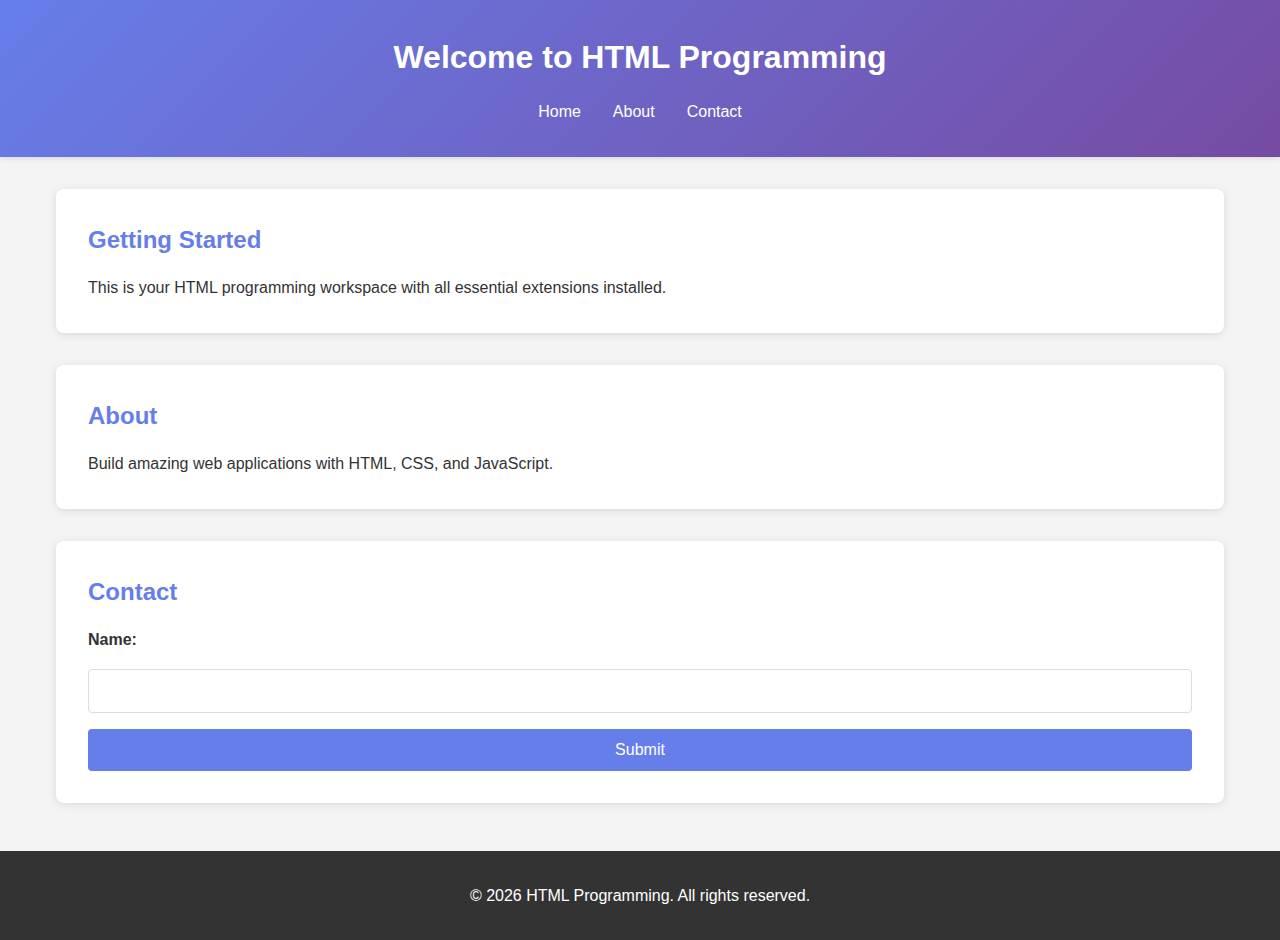
<file: index.html>
<!DOCTYPE html>
<html lang="en">
<head>
    <meta charset="UTF-8">
    <meta name="viewport" content="width=device-width, initial-scale=1.0">
    <title>HTML Programming Project</title>
    <link rel="stylesheet" href="src/styles.css">
</head>
<body>
    <header>
        <h1>Welcome to HTML Programming</h1>
        <nav>
            <ul>
                <li><a href="#home">Home</a></li>
                <li><a href="#about">About</a></li>
                <li><a href="#contact">Contact</a></li>
            </ul>
        </nav>
    </header>

    <main>
        <section id="home">
            <h2>Getting Started</h2>
            <p>This is your HTML programming workspace with all essential extensions installed.</p>
        </section>

        <section id="about">
            <h2>About</h2>
            <p>Build amazing web applications with HTML, CSS, and JavaScript.</p>
        </section>

        <section id="contact">
            <h2>Contact</h2>
            <form>
                <label for="name">Name:</label>
                <input type="text" id="name" name="name" required>
                <button type="submit">Submit</button>
            </form>
        </section>
    </main>

    <footer>
        <p>&copy; 2026 HTML Programming. All rights reserved.</p>
    </footer>

    <script src="src/script.js"></script>
</body>
</html>
</file>
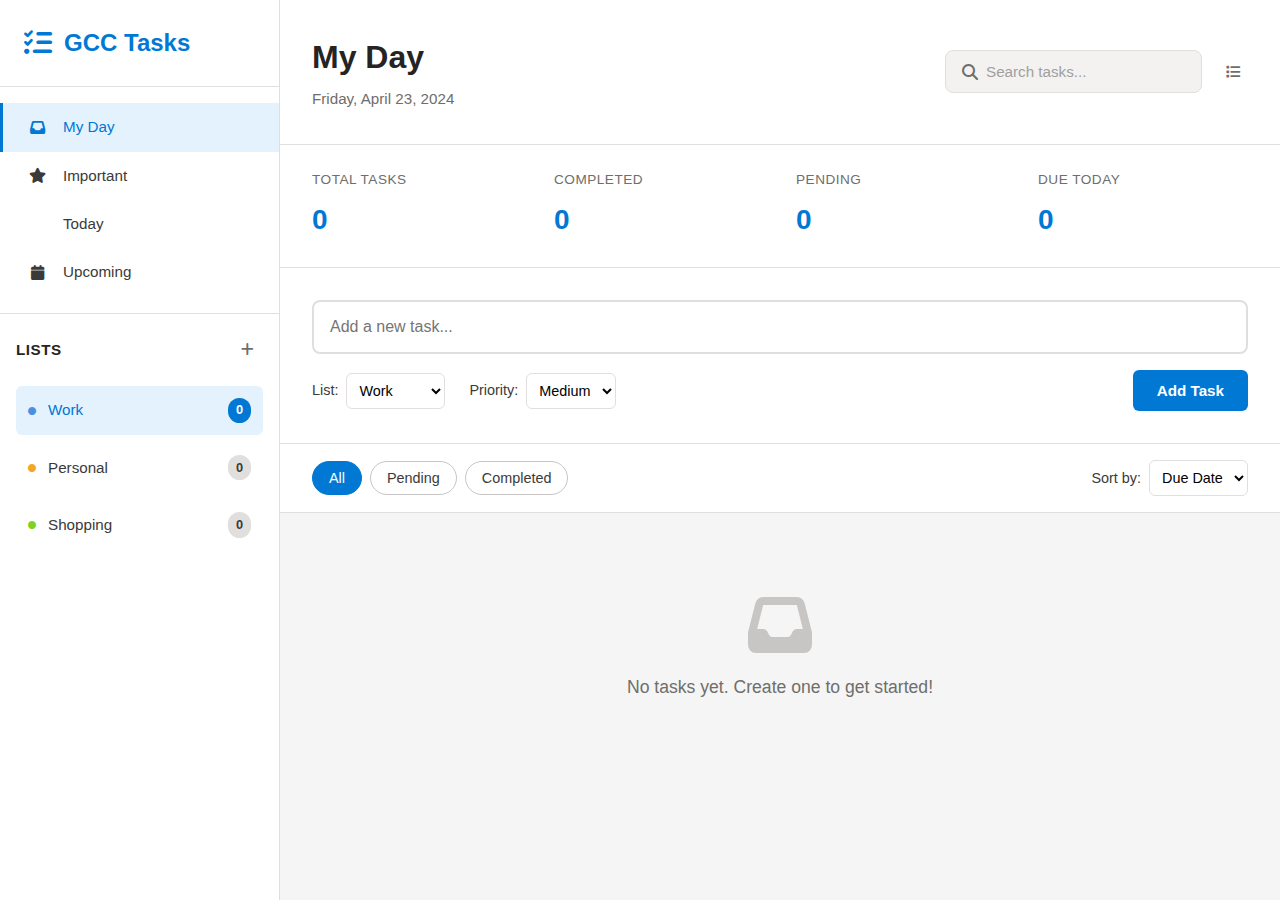
<file: Gcc Dashboard/Gcc Tracker.html>
<!DOCTYPE html>
<html lang="en">
<head>
    <meta charset="UTF-8">
    <meta name="viewport" content="width=device-width, initial-scale=1.0">
    <title>GCC Task Dashboard - Task Manager</title>
    <link rel="stylesheet" href="styles.css">
    <link rel="stylesheet" href="https://cdnjs.cloudflare.com/ajax/libs/font-awesome/6.4.0/css/all.min.css">
</head>
<body>
    <div class="container">
        <!-- Sidebar -->
        <aside class="sidebar">
            <div class="logo">
                <i class="fas fa-tasks"></i>
                <span>GCC Tasks</span>
            </div>
            
            <nav class="sidebar-nav">
                <ul>
                    <li><a href="#" class="nav-link active" data-filter="all"><i class="fas fa-inbox"></i> My Day</a></li>
                    <li><a href="#" class="nav-link" data-filter="important"><i class="fas fa-star"></i> Important</a></li>
                    <li><a href="#" class="nav-link" data-filter="today"><i class="fas fa-calendar-today"></i> Today</a></li>
                    <li><a href="#" class="nav-link" data-filter="upcoming"><i class="fas fa-calendar"></i> Upcoming</a></li>
                </ul>
            </nav>

            <div class="categories-section">
                <div class="section-header">
                    <h3>Lists</h3>
                    <button id="addCategoryBtn" class="btn-icon" title="Add List"><i class="fas fa-plus"></i></button>
                </div>
                <ul id="categoriesList" class="categories-list">
                    <li class="category-item active" data-category="work">
                        <i class="fas fa-circle" style="color: #4A90E2;"></i>
                        <span>Work</span>
                        <span class="task-count">0</span>
                    </li>
                    <li class="category-item" data-category="personal">
                        <i class="fas fa-circle" style="color: #F5A623;"></i>
                        <span>Personal</span>
                        <span class="task-count">0</span>
                    </li>
                    <li class="category-item" data-category="shopping">
                        <i class="fas fa-circle" style="color: #7ED321;"></i>
                        <span>Shopping</span>
                        <span class="task-count">0</span>
                    </li>
                </ul>
            </div>
        </aside>

        <!-- Main Content -->
        <main class="main-content">
            <!-- Header -->
            <header class="dashboard-header">
                <div class="header-left">
                    <h1 id="headerTitle">My Day</h1>
                    <p id="headerSubtitle" class="header-subtitle">Friday, April 23, 2024</p>
                </div>
                <div class="header-right">
                    <div class="search-box">
                        <i class="fas fa-search"></i>
                        <input type="text" id="searchInput" placeholder="Search tasks...">
                    </div>
                    <button id="viewToggle" class="btn-icon" title="Toggle view">
                        <i class="fas fa-list"></i>
                    </button>
                </div>
            </header>

            <!-- Stats Bar -->
            <div class="stats-bar">
                <div class="stat-item">
                    <span class="stat-label">Total Tasks</span>
                    <span class="stat-value" id="totalTasks">0</span>
                </div>
                <div class="stat-item">
                    <span class="stat-label">Completed</span>
                    <span class="stat-value" id="completedTasks">0</span>
                </div>
                <div class="stat-item">
                    <span class="stat-label">Pending</span>
                    <span class="stat-value" id="pendingTasks">0</span>
                </div>
                <div class="stat-item">
                    <span class="stat-label">Due Today</span>
                    <span class="stat-value" id="dueTodayTasks">0</span>
                </div>
            </div>

            <!-- Task Input Section -->
            <div class="task-input-section">
                <input type="text" id="taskInput" placeholder="Add a new task...">
                <div class="task-input-toolbar">
                    <div class="toolbar-left">
                        <div class="category-selector">
                            <label for="categorySelect">List:</label>
                            <select id="categorySelect">
                                <option value="work">Work</option>
                                <option value="personal">Personal</option>
                                <option value="shopping">Shopping</option>
                            </select>
                        </div>
                        <div class="priority-selector">
                            <label for="prioritySelect">Priority:</label>
                            <select id="prioritySelect">
                                <option value="low">Low</option>
                                <option value="medium" selected>Medium</option>
                                <option value="high">High</option>
                            </select>
                        </div>
                    </div>
                    <button id="addTaskBtn" class="btn btn-primary">Add Task</button>
                </div>
            </div>

            <!-- Filter/Sort Bar -->
            <div class="filter-bar">
                <div class="filter-buttons">
                    <button class="filter-btn active" data-filter="all">All</button>
                    <button class="filter-btn" data-filter="pending">Pending</button>
                    <button class="filter-btn" data-filter="completed">Completed</button>
                </div>
                <div class="sort-dropdown">
                    <label for="sortSelect">Sort by:</label>
                    <select id="sortSelect">
                        <option value="date">Due Date</option>
                        <option value="priority">Priority</option>
                        <option value="created">Created</option>
                    </select>
                </div>
            </div>

            <!-- Tasks Container -->
            <div class="tasks-container">
                <div id="tasksEmpty" class="empty-state">
                    <i class="fas fa-inbox"></i>
                    <p>No tasks yet. Create one to get started!</p>
                </div>
                <div id="tasksList" class="tasks-list"></div>
            </div>
        </main>
    </div>

    <!-- Task Modal -->
    <div id="taskModal" class="modal">
        <div class="modal-content">
            <span class="close">&times;</span>
            <h2>Task Details</h2>
            <form id="taskForm">
                <div class="form-group">
                    <label for="taskTitle">Task Title</label>
                    <input type="text" id="taskTitle" required>
                </div>
                <div class="form-group">
                    <label for="taskDescription">Description</label>
                    <textarea id="taskDescription" rows="4"></textarea>
                </div>
                <div class="form-row">
                    <div class="form-group">
                        <label for="taskDueDate">Due Date</label>
                        <input type="date" id="taskDueDate">
                    </div>
                    <div class="form-group">
                        <label for="taskPriority">Priority</label>
                        <select id="taskPriority">
                            <option value="low">Low</option>
                            <option value="medium" selected>Medium</option>
                            <option value="high">High</option>
                        </select>
                    </div>
                </div>
                <div class="form-group">
                    <label for="taskCategory">List</label>
                    <select id="taskCategory">
                        <option value="work">Work</option>
                        <option value="personal">Personal</option>
                        <option value="shopping">Shopping</option>
                    </select>
                </div>
                <div class="form-actions">
                    <button type="button" class="btn btn-secondary" id="cancelBtn">Cancel</button>
                    <button type="submit" class="btn btn-primary">Save Task</button>
                </div>
            </form>
        </div>
    </div>

    <script src="script.js"></script>
</body>
</html>
</file>
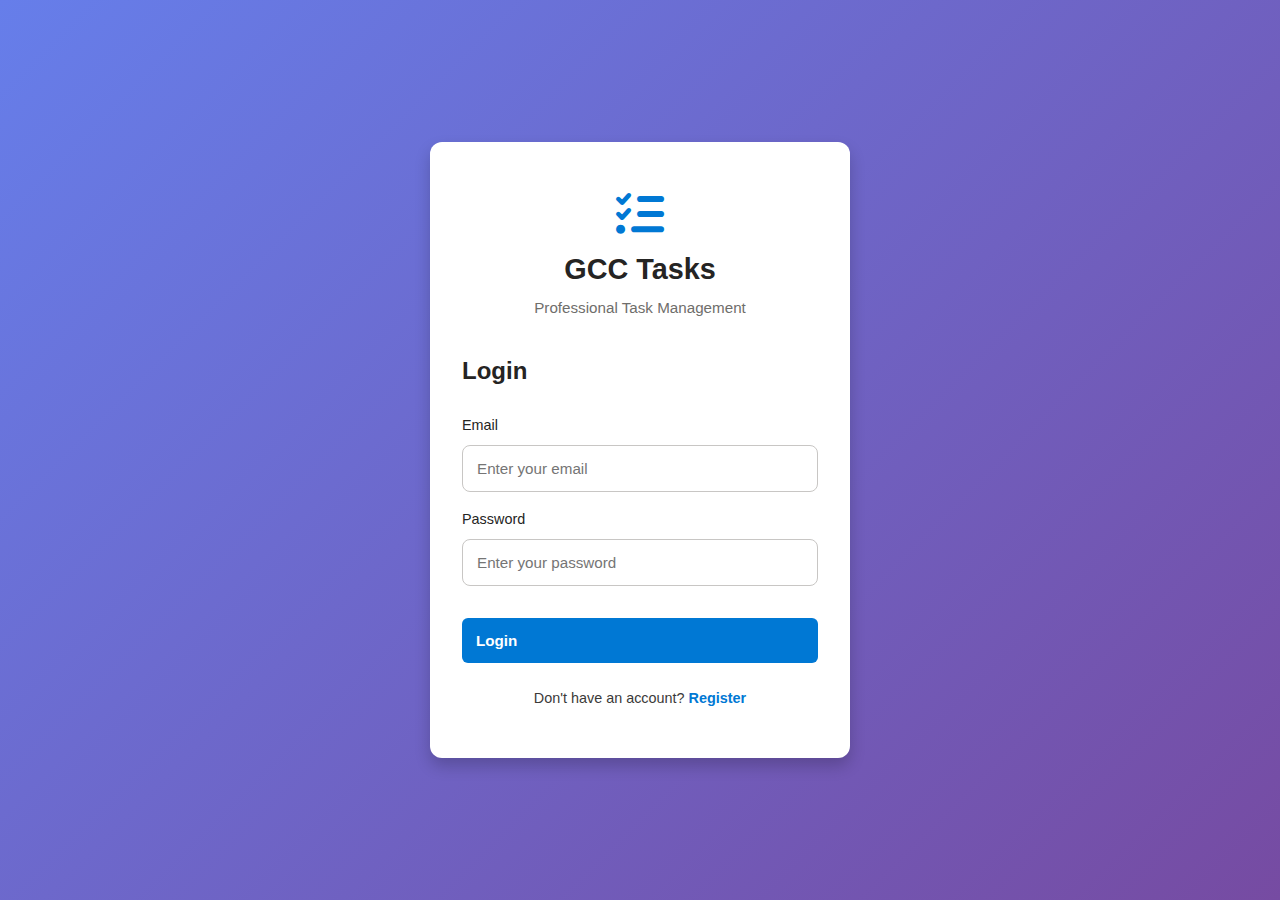
<file: Gcc Dashboard/index-api.html>
<!DOCTYPE html>
<html lang="en">
<head>
    <meta charset="UTF-8">
    <meta name="viewport" content="width=device-width, initial-scale=1.0">
    <title>GCC Task Dashboard - Professional Task Manager</title>
    <link rel="stylesheet" href="styles.css">
    <link rel="stylesheet" href="https://cdnjs.cloudflare.com/ajax/libs/font-awesome/6.4.0/css/all.min.css">
</head>
<body>
    <!-- Authentication Screen -->
    <div id="authContainer" class="auth-container">
        <div class="auth-card">
            <div class="auth-header">
                <i class="fas fa-tasks"></i>
                <h1>GCC Tasks</h1>
                <p>Professional Task Management</p>
            </div>

            <!-- Login Form -->
            <form id="loginForm" class="auth-form active">
                <h2>Login</h2>
                <div class="form-group">
                    <label for="loginEmail">Email</label>
                    <input type="email" id="loginEmail" placeholder="Enter your email" required>
                </div>
                <div class="form-group">
                    <label for="loginPassword">Password</label>
                    <input type="password" id="loginPassword" placeholder="Enter your password" required>
                </div>
                <button type="button" id="loginBtn" class="btn btn-primary">Login</button>
                <p class="auth-switch">Don't have an account? <a href="#" onclick="switchAuthForm(event)">Register</a></p>
            </form>

            <!-- Register Form -->
            <form id="registerForm" class="auth-form">
                <h2>Create Account</h2>
                <div class="form-group">
                    <label for="registerUsername">Username</label>
                    <input type="text" id="registerUsername" placeholder="Choose a username" required>
                </div>
                <div class="form-group">
                    <label for="registerEmail">Email</label>
                    <input type="email" id="registerEmail" placeholder="Enter your email" required>
                </div>
                <div class="form-group">
                    <label for="registerPassword">Password</label>
                    <input type="password" id="registerPassword" placeholder="Create a password" required>
                </div>
                <div class="form-group">
                    <label for="registerConfirmPassword">Confirm Password</label>
                    <input type="password" id="registerConfirmPassword" placeholder="Confirm your password" required>
                </div>
                <button type="button" id="registerBtn" class="btn btn-primary">Register</button>
                <p class="auth-switch">Already have an account? <a href="#" onclick="switchAuthForm(event)">Login</a></p>
            </form>
        </div>
    </div>

    <!-- Dashboard Container -->
    <div id="dashboardContainer" class="dashboard-container" style="display: none;">
        <div class="container">
            <!-- Sidebar -->
            <aside class="sidebar">
                <div class="logo">
                    <i class="fas fa-tasks"></i>
                    <span>GCC Tasks</span>
                    <button id="logoutBtn" class="btn-icon logout" title="Logout">
                        <i class="fas fa-sign-out-alt"></i>
                    </button>
                </div>
                
                <nav class="sidebar-nav">
                    <ul>
                        <li><a href="#" class="nav-link active" data-filter="all"><i class="fas fa-inbox"></i> My Day</a></li>
                        <li><a href="#" class="nav-link" data-filter="important"><i class="fas fa-star"></i> Important</a></li>
                        <li><a href="#" class="nav-link" data-filter="today"><i class="fas fa-calendar-today"></i> Today</a></li>
                        <li><a href="#" class="nav-link" data-filter="upcoming"><i class="fas fa-calendar"></i> Upcoming</a></li>
                    </ul>
                </nav>

                <div class="categories-section">
                    <div class="section-header">
                        <h3>Lists</h3>
                        <button id="addCategoryBtn" class="btn-icon" title="Add List"><i class="fas fa-plus"></i></button>
                    </div>
                    <ul id="categoriesList" class="categories-list">
                        <li class="category-item active" data-category="work">
                            <i class="fas fa-circle" style="color: #4A90E2;"></i>
                            <span>Work</span>
                            <span class="task-count">0</span>
                        </li>
                        <li class="category-item" data-category="personal">
                            <i class="fas fa-circle" style="color: #F5A623;"></i>
                            <span>Personal</span>
                            <span class="task-count">0</span>
                        </li>
                        <li class="category-item" data-category="shopping">
                            <i class="fas fa-circle" style="color: #7ED321;"></i>
                            <span>Shopping</span>
                            <span class="task-count">0</span>
                        </li>
                    </ul>
                </div>

                <div class="backup-section">
                    <div class="section-header">
                        <h3>Backup</h3>
                    </div>
                    <button id="exportBtn" class="btn btn-secondary btn-full">
                        <i class="fas fa-download"></i> Export Tasks
                    </button>
                    <button id="importBtn" class="btn btn-secondary btn-full">
                        <i class="fas fa-upload"></i> Import Tasks
                    </button>
                    <button id="backupBtn" class="btn btn-secondary btn-full">
                        <i class="fas fa-shield-alt"></i> Create Backup
                    </button>
                </div>
            </aside>

            <!-- Main Content -->
            <main class="main-content">
                <!-- Header -->
                <header class="dashboard-header">
                    <div class="header-left">
                        <h1 id="headerTitle">My Day</h1>
                        <p id="headerSubtitle" class="header-subtitle">Friday, April 23, 2024</p>
                    </div>
                    <div class="header-right">
                        <div class="search-box">
                            <i class="fas fa-search"></i>
                            <input type="text" id="searchInput" placeholder="Search tasks...">
                        </div>
                    </div>
                </header>

                <!-- Stats Bar -->
                <div class="stats-bar">
                    <div class="stat-item">
                        <span class="stat-label">Total Tasks</span>
                        <span class="stat-value" id="totalTasks">0</span>
                    </div>
                    <div class="stat-item">
                        <span class="stat-label">Completed</span>
                        <span class="stat-value" id="completedTasks">0</span>
                    </div>
                    <div class="stat-item">
                        <span class="stat-label">Pending</span>
                        <span class="stat-value" id="pendingTasks">0</span>
                    </div>
                    <div class="stat-item">
                        <span class="stat-label">Due Today</span>
                        <span class="stat-value" id="dueTodayTasks">0</span>
                    </div>
                </div>

                <!-- Task Input Section -->
                <div class="task-input-section">
                    <input type="text" id="taskInput" placeholder="Add a new task...">
                    <div class="task-input-toolbar">
                        <div class="toolbar-left">
                            <div class="category-selector">
                                <label for="categorySelect">List:</label>
                                <select id="categorySelect">
                                    <option value="work">Work</option>
                                    <option value="personal">Personal</option>
                                    <option value="shopping">Shopping</option>
                                </select>
                            </div>
                            <div class="priority-selector">
                                <label for="prioritySelect">Priority:</label>
                                <select id="prioritySelect">
                                    <option value="low">Low</option>
                                    <option value="medium" selected>Medium</option>
                                    <option value="high">High</option>
                                </select>
                            </div>
                        </div>
                        <button id="addTaskBtn" class="btn btn-primary">Add Task</button>
                    </div>
                </div>

                <!-- Filter/Sort Bar -->
                <div class="filter-bar">
                    <div class="filter-buttons">
                        <button class="filter-btn active" data-filter="all">All</button>
                        <button class="filter-btn" data-filter="pending">Pending</button>
                        <button class="filter-btn" data-filter="completed">Completed</button>
                    </div>
                    <div class="sort-dropdown">
                        <label for="sortSelect">Sort by:</label>
                        <select id="sortSelect">
                            <option value="date">Due Date</option>
                            <option value="priority">Priority</option>
                            <option value="created">Created</option>
                        </select>
                    </div>
                </div>

                <!-- Tasks Container -->
                <div class="tasks-container">
                    <div id="tasksEmpty" class="empty-state">
                        <i class="fas fa-inbox"></i>
                        <p>No tasks yet. Create one to get started!</p>
                    </div>
                    <div id="tasksList" class="tasks-list"></div>
                </div>
            </main>
        </div>
    </div>

    <!-- Task Modal -->
    <div id="taskModal" class="modal">
        <div class="modal-content">
            <span class="close">&times;</span>
            <h2>Task Details</h2>
            <form id="taskForm">
                <div class="form-group">
                    <label for="taskTitle">Task Title</label>
                    <input type="text" id="taskTitle" required>
                </div>
                <div class="form-group">
                    <label for="taskDescription">Description</label>
                    <textarea id="taskDescription" rows="4"></textarea>
                </div>
                <div class="form-row">
                    <div class="form-group">
                        <label for="taskDueDate">Due Date</label>
                        <input type="date" id="taskDueDate">
                    </div>
                    <div class="form-group">
                        <label for="taskPriority">Priority</label>
                        <select id="taskPriority">
                            <option value="low">Low</option>
                            <option value="medium" selected>Medium</option>
                            <option value="high">High</option>
                        </select>
                    </div>
                </div>
                <div class="form-group">
                    <label for="taskCategory">List</label>
                    <select id="taskCategory">
                        <option value="work">Work</option>
                        <option value="personal">Personal</option>
                        <option value="shopping">Shopping</option>
                    </select>
                </div>
                <div class="form-actions">
                    <button type="button" class="btn btn-secondary" id="cancelBtn">Cancel</button>
                    <button type="submit" class="btn btn-primary">Save Task</button>
                </div>
            </form>
        </div>
    </div>

    <script src="script-api.js"></script>
    <script>
        function switchAuthForm(e) {
            e.preventDefault();
            document.getElementById('loginForm').classList.toggle('active');
            document.getElementById('registerForm').classList.toggle('active');
        }
    </script>
</body>
</html>
</file>
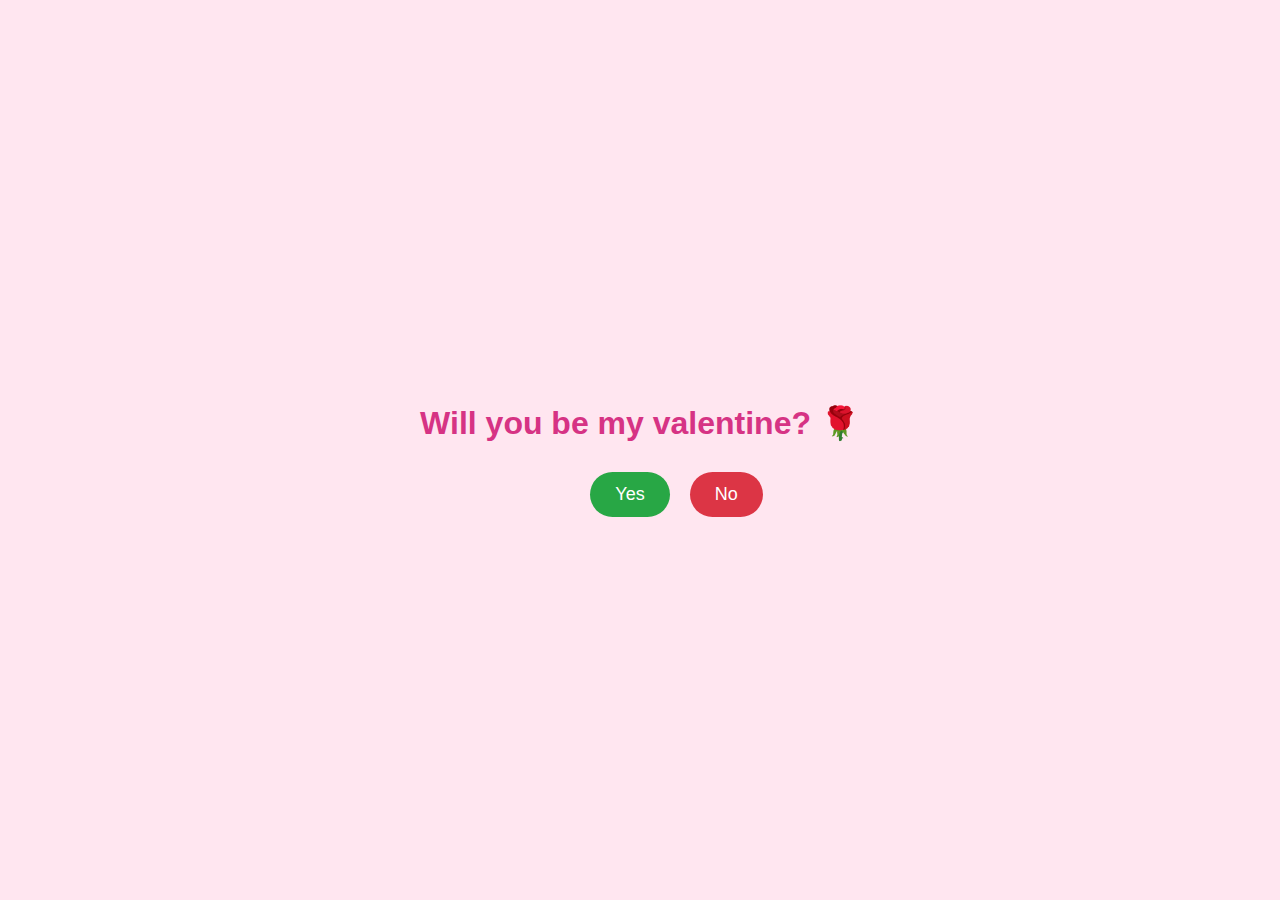
<file: JR project/Love.html>
<!DOCTYPE html>
<html lang="en">
<head>
<meta charset="UTF-8">
<meta name="viewport" content="width=device-width, initial-scale=1.0">
<title>Valentine Page</title>

<style>
    body {
        margin: 0;
        height: 100vh;
        display: flex;
        justify-content: center;
        align-items: center;
        background: #ffe6f0;
        font-family: Arial, sans-serif;
        overflow: hidden;
    }

    .container {
        text-align: center;
    }

    h1 {
        color: #d63384;
        margin-bottom: 30px;
    }

    button {
        padding: 12px 25px;
        font-size: 18px;
        border: none;
        border-radius: 25px;
        cursor: pointer;
        position: absolute;
        transition: 0.2s;
    }

    #yesBtn {
        background-color: #28a745;
        color: white;
        position: static;
        margin-right: 20px;
    }

    #noBtn {
        background-color: #dc3545;
        color: white;
    }
</style>
</head>

<body>

<div class="container">
    <h1>Will you be my valentine? 🌹</h1>
    <button id="yesBtn" onclick="alert('YOU & Nabil LOVE 4 EVER! ❤️')">Yes</button>
    <button id="noBtn">No</button>
</div>

<script>
    const noBtn = document.getElementById("noBtn");

    noBtn.addEventListener("mouseover", function() {
        const x = Math.random() * (window.innerWidth - noBtn.offsetWidth);
        const y = Math.random() * (window.innerHeight - noBtn.offsetHeight);

        noBtn.style.left = x + "px";
        noBtn.style.top = y + "px";
    });
</script>

</body>
</html>
</file>
<file: src/styles.css>
* {
    margin: 0;
    padding: 0;
    box-sizing: border-box;
}

body {
    font-family: 'Segoe UI', Tahoma, Geneva, Verdana, sans-serif;
    line-height: 1.6;
    color: #333;
    background-color: #f4f4f4;
}

header {
    background: linear-gradient(135deg, #667eea 0%, #764ba2 100%);
    color: white;
    padding: 2rem 0;
    box-shadow: 0 2px 5px rgba(0,0,0,0.1);
}

header h1 {
    text-align: center;
    margin-bottom: 1rem;
}

nav ul {
    list-style: none;
    display: flex;
    justify-content: center;
    gap: 2rem;
}

nav a {
    color: white;
    text-decoration: none;
    transition: opacity 0.3s;
}

nav a:hover {
    opacity: 0.8;
}

main {
    max-width: 1200px;
    margin: 2rem auto;
    padding: 0 1rem;
}

section {
    background: white;
    padding: 2rem;
    margin-bottom: 2rem;
    border-radius: 8px;
    box-shadow: 0 2px 10px rgba(0,0,0,0.1);
}

section h2 {
    color: #667eea;
    margin-bottom: 1rem;
}

form {
    display: flex;
    flex-direction: column;
    gap: 1rem;
}

label {
    font-weight: 600;
}

input[type="text"],
input[type="email"],
textarea {
    padding: 0.75rem;
    border: 1px solid #ddd;
    border-radius: 4px;
    font-size: 1rem;
}

input[type="text"]:focus,
input[type="email"]:focus,
textarea:focus {
    outline: none;
    border-color: #667eea;
    box-shadow: 0 0 5px rgba(102, 126, 234, 0.3);
}

button {
    background-color: #667eea;
    color: white;
    padding: 0.75rem 1.5rem;
    border: none;
    border-radius: 4px;
    cursor: pointer;
    font-size: 1rem;
    transition: background-color 0.3s;
}

button:hover {
    background-color: #764ba2;
}

footer {
    background-color: #333;
    color: white;
    text-align: center;
    padding: 2rem;
    margin-top: 3rem;
}

@media (max-width: 768px) {
    nav ul {
        flex-direction: column;
        gap: 0.5rem;
    }

    section {
        padding: 1rem;
    }
}
</file>
<file: Gcc Dashboard/styles.css>
/* ============================================
   TASK DASHBOARD STYLES
   ============================================ */

* {
    margin: 0;
    padding: 0;
    box-sizing: border-box;
}

:root {
    --primary: #0078d4;
    --primary-dark: #005a9e;
    --primary-light: #50e6ff;
    --secondary: #6c63ff;
    --success: #107c10;
    --warning: #ffb900;
    --danger: #d13438;
    --gray-100: #f3f2f1;
    --gray-200: #e1dfdd;
    --gray-300: #c8c6c4;
    --gray-400: #a19f9d;
    --gray-500: #6f6e6b;
    --gray-600: #3b3a39;
    --gray-700: #252423;
    --shadow-sm: 0 2px 4px rgba(0, 0, 0, 0.1);
    --shadow-md: 0 4px 8px rgba(0, 0, 0, 0.15);
    --shadow-lg: 0 8px 16px rgba(0, 0, 0, 0.2);
}

html, body {
    height: 100%;
}

body {
    font-family: -apple-system, BlinkMacSystemFont, 'Segoe UI', 'Roboto', 'Oxygen', 'Ubuntu', 'Cantarell', sans-serif;
    background-color: #f5f5f5;
    color: var(--gray-700);
    line-height: 1.6;
}

/* ============================================
   LAYOUT
   ============================================ */

.container {
    display: flex;
    height: 100vh;
    overflow: hidden;
}

/* ============================================
   SIDEBAR
   ============================================ */

.sidebar {
    width: 280px;
    background: white;
    border-right: 1px solid var(--gray-200);
    display: flex;
    flex-direction: column;
    box-shadow: var(--shadow-sm);
}

.logo {
    padding: 1.5rem;
    display: flex;
    align-items: center;
    gap: 0.75rem;
    font-size: 1.5rem;
    font-weight: 600;
    color: var(--primary);
    border-bottom: 1px solid var(--gray-200);
}

.logo i {
    font-size: 1.75rem;
}

.sidebar-nav {
    padding: 1rem 0;
    flex-shrink: 0;
}

.sidebar-nav ul {
    list-style: none;
}

.sidebar-nav .nav-link {
    display: flex;
    align-items: center;
    gap: 1rem;
    padding: 0.75rem 1.5rem;
    color: var(--gray-600);
    text-decoration: none;
    transition: all 0.3s ease;
    cursor: pointer;
    border-left: 3px solid transparent;
    font-size: 0.95rem;
}

.sidebar-nav .nav-link:hover {
    background-color: var(--gray-100);
    color: var(--primary);
}

.sidebar-nav .nav-link.active {
    background-color: #e3f2fd;
    color: var(--primary);
    border-left-color: var(--primary);
    font-weight: 500;
}

.sidebar-nav i {
    width: 20px;
    text-align: center;
}

/* Categories Section */

.categories-section {
    flex: 1;
    padding: 1rem;
    overflow-y: auto;
    border-top: 1px solid var(--gray-200);
}

.section-header {
    display: flex;
    justify-content: space-between;
    align-items: center;
    margin-bottom: 1rem;
    padding: 0.5rem 0;
}

.section-header h3 {
    font-size: 0.95rem;
    font-weight: 600;
    color: var(--gray-700);
    text-transform: uppercase;
    letter-spacing: 0.5px;
}

.btn-icon {
    background: none;
    border: none;
    color: var(--gray-500);
    cursor: pointer;
    font-size: 0.9rem;
    padding: 0.25rem 0.5rem;
    border-radius: 4px;
    transition: all 0.3s ease;
}

.btn-icon:hover {
    background-color: var(--gray-200);
    color: var(--primary);
}

.categories-list {
    list-style: none;
    display: flex;
    flex-direction: column;
    gap: 0.5rem;
}

.category-item {
    display: flex;
    align-items: center;
    gap: 0.75rem;
    padding: 0.75rem;
    border-radius: 6px;
    cursor: pointer;
    transition: all 0.3s ease;
    color: var(--gray-600);
    font-size: 0.95rem;
}

.category-item:hover {
    background-color: var(--gray-100);
    color: var(--primary);
}

.category-item.active {
    background-color: #e3f2fd;
    color: var(--primary);
    font-weight: 500;
}

.category-item i {
    font-size: 0.5rem;
}

.task-count {
    margin-left: auto;
    background-color: var(--gray-200);
    color: var(--gray-600);
    padding: 0.15rem 0.5rem;
    border-radius: 12px;
    font-size: 0.8rem;
    font-weight: 600;
}

.category-item.active .task-count {
    background-color: var(--primary);
    color: white;
}

/* ============================================
   MAIN CONTENT
   ============================================ */

.main-content {
    flex: 1;
    display: flex;
    flex-direction: column;
    overflow: hidden;
}

/* Header */

.dashboard-header {
    background: white;
    border-bottom: 1px solid var(--gray-200);
    padding: 2rem;
    display: flex;
    justify-content: space-between;
    align-items: center;
    box-shadow: var(--shadow-sm);
}

.header-left h1 {
    font-size: 2rem;
    margin-bottom: 0.25rem;
    color: var(--gray-700);
}

.header-subtitle {
    color: var(--gray-500);
    font-size: 0.95rem;
}

.header-right {
    display: flex;
    gap: 1rem;
    align-items: center;
}

.search-box {
    display: flex;
    align-items: center;
    gap: 0.5rem;
    background-color: var(--gray-100);
    border: 1px solid var(--gray-200);
    padding: 0.75rem 1rem;
    border-radius: 8px;
    min-width: 250px;
}

.search-box i {
    color: var(--gray-500);
}

.search-box input {
    border: none;
    background: none;
    outline: none;
    width: 100%;
    font-size: 0.95rem;
    color: var(--gray-700);
}

.search-box input::placeholder {
    color: var(--gray-400);
}

/* Stats Bar */

.stats-bar {
    background: white;
    padding: 1.5rem 2rem;
    display: grid;
    grid-template-columns: repeat(auto-fit, minmax(150px, 1fr));
    gap: 2rem;
    border-bottom: 1px solid var(--gray-200);
}

.stat-item {
    display: flex;
    flex-direction: column;
    gap: 0.5rem;
}

.stat-label {
    font-size: 0.85rem;
    color: var(--gray-500);
    font-weight: 500;
    text-transform: uppercase;
    letter-spacing: 0.5px;
}

.stat-value {
    font-size: 1.75rem;
    font-weight: 700;
    color: var(--primary);
}

/* Task Input Section */

.task-input-section {
    background: white;
    padding: 2rem;
    border-bottom: 1px solid var(--gray-200);
    display: flex;
    flex-direction: column;
    gap: 1rem;
}

#taskInput {
    width: 100%;
    padding: 1rem;
    border: 2px solid var(--gray-200);
    border-radius: 8px;
    font-size: 1rem;
    transition: all 0.3s ease;
}

#taskInput:focus {
    outline: none;
    border-color: var(--primary);
    box-shadow: 0 0 0 3px rgba(0, 120, 212, 0.1);
}

.task-input-toolbar {
    display: flex;
    justify-content: space-between;
    align-items: center;
    gap: 1rem;
}

.toolbar-left {
    display: flex;
    gap: 1.5rem;
}

.category-selector,
.priority-selector {
    display: flex;
    align-items: center;
    gap: 0.5rem;
}

.category-selector label,
.priority-selector label {
    font-size: 0.9rem;
    font-weight: 500;
    color: var(--gray-600);
}

.category-selector select,
.priority-selector select {
    padding: 0.5rem;
    border: 1px solid var(--gray-200);
    border-radius: 6px;
    font-size: 0.9rem;
    background-color: white;
    cursor: pointer;
    transition: all 0.3s ease;
}

.category-selector select:focus,
.priority-selector select:focus {
    outline: none;
    border-color: var(--primary);
    box-shadow: 0 0 0 3px rgba(0, 120, 212, 0.1);
}

/* Buttons */

.btn {
    padding: 0.75rem 1.5rem;
    border: none;
    border-radius: 6px;
    font-size: 0.95rem;
    font-weight: 600;
    cursor: pointer;
    transition: all 0.3s ease;
    display: inline-flex;
    align-items: center;
    gap: 0.5rem;
}

.btn-primary {
    background-color: var(--primary);
    color: white;
}

.btn-primary:hover {
    background-color: var(--primary-dark);
    box-shadow: var(--shadow-md);
}

.btn-secondary {
    background-color: var(--gray-200);
    color: var(--gray-700);
}

.btn-secondary:hover {
    background-color: var(--gray-300);
}

/* Filter Bar */

.filter-bar {
    background: white;
    padding: 1rem 2rem;
    display: flex;
    justify-content: space-between;
    align-items: center;
    border-bottom: 1px solid var(--gray-200);
}

.filter-buttons {
    display: flex;
    gap: 0.5rem;
}

.filter-btn {
    padding: 0.5rem 1rem;
    border: 1px solid var(--gray-300);
    background-color: white;
    border-radius: 20px;
    font-size: 0.9rem;
    cursor: pointer;
    transition: all 0.3s ease;
    color: var(--gray-600);
    font-weight: 500;
}

.filter-btn:hover {
    border-color: var(--primary);
    color: var(--primary);
}

.filter-btn.active {
    background-color: var(--primary);
    color: white;
    border-color: var(--primary);
}

.sort-dropdown {
    display: flex;
    align-items: center;
    gap: 0.5rem;
}

.sort-dropdown label {
    font-size: 0.9rem;
    font-weight: 500;
    color: var(--gray-600);
}

.sort-dropdown select {
    padding: 0.5rem;
    border: 1px solid var(--gray-200);
    border-radius: 6px;
    font-size: 0.9rem;
    background-color: white;
    cursor: pointer;
}

/* Tasks Container */

.tasks-container {
    flex: 1;
    overflow-y: auto;
    padding: 2rem;
    background-color: #f5f5f5;
}

.empty-state {
    text-align: center;
    padding: 3rem;
    color: var(--gray-500);
}

.empty-state i {
    font-size: 4rem;
    color: var(--gray-300);
    margin-bottom: 1rem;
}

.empty-state p {
    font-size: 1.1rem;
}

.tasks-list {
    display: flex;
    flex-direction: column;
    gap: 1rem;
}

/* Task Item */

.task-item {
    background: white;
    border-radius: 8px;
    padding: 1.25rem;
    display: flex;
    gap: 1rem;
    align-items: flex-start;
    box-shadow: var(--shadow-sm);
    transition: all 0.3s ease;
    border-left: 4px solid var(--gray-300);
}

.task-item:hover {
    box-shadow: var(--shadow-md);
    transform: translateY(-2px);
}

.task-item.completed {
    opacity: 0.7;
    background-color: #f9f9f9;
}

.task-item.completed .task-title {
    text-decoration: line-through;
    color: var(--gray-400);
}

/* Priority border colors */
.task-item.priority-high {
    border-left-color: var(--danger);
}

.task-item.priority-medium {
    border-left-color: var(--warning);
}

.task-item.priority-low {
    border-left-color: var(--success);
}

/* Task Checkbox */

.task-checkbox {
    flex-shrink: 0;
    width: 24px;
    height: 24px;
    cursor: pointer;
    margin-top: 0.25rem;
}

/* Task Content */

.task-content {
    flex: 1;
}

.task-header {
    display: flex;
    justify-content: space-between;
    align-items: flex-start;
    margin-bottom: 0.5rem;
}

.task-title {
    font-size: 1rem;
    font-weight: 500;
    color: var(--gray-700);
    cursor: pointer;
    transition: color 0.3s ease;
}

.task-title:hover {
    color: var(--primary);
}

.task-metadata {
    display: flex;
    gap: 1rem;
    flex-wrap: wrap;
    font-size: 0.85rem;
    margin-top: 0.5rem;
}

.task-meta-item {
    display: flex;
    align-items: center;
    gap: 0.35rem;
    padding: 0.25rem 0.75rem;
    background-color: var(--gray-100);
    border-radius: 4px;
    color: var(--gray-600);
}

.task-meta-item i {
    font-size: 0.8rem;
}

.priority-badge {
    padding: 0.25rem 0.75rem;
    border-radius: 12px;
    font-size: 0.8rem;
    font-weight: 600;
    text-transform: uppercase;
}

.priority-badge.high {
    background-color: #ffebee;
    color: var(--danger);
}

.priority-badge.medium {
    background-color: #fff3e0;
    color: var(--warning);
}

.priority-badge.low {
    background-color: #e8f5e9;
    color: var(--success);
}

.category-badge {
    padding: 0.25rem 0.75rem;
    border-radius: 4px;
    font-size: 0.8rem;
    font-weight: 500;
    color: white;
}

.category-badge.work {
    background-color: #4A90E2;
}

.category-badge.personal {
    background-color: #F5A623;
}

.category-badge.shopping {
    background-color: #7ED321;
}

/* Task Actions */

.task-actions {
    display: flex;
    gap: 0.5rem;
}

.task-btn {
    background: none;
    border: none;
    color: var(--gray-400);
    cursor: pointer;
    font-size: 0.9rem;
    padding: 0.4rem 0.6rem;
    border-radius: 4px;
    transition: all 0.3s ease;
}

.task-btn:hover {
    background-color: var(--gray-100);
    color: var(--primary);
}

.task-btn.delete:hover {
    color: var(--danger);
}

.task-btn.important {
    color: var(--gray-300);
}

.task-btn.important.active {
    color: var(--warning);
}

/* ============================================
   MODAL
   ============================================ */

.modal {
    display: none;
    position: fixed;
    z-index: 1000;
    left: 0;
    top: 0;
    width: 100%;
    height: 100%;
    background-color: rgba(0, 0, 0, 0.5);
    animation: fadeIn 0.3s ease;
}

.modal.show {
    display: flex;
    align-items: center;
    justify-content: center;
}

@keyframes fadeIn {
    from {
        opacity: 0;
    }
    to {
        opacity: 1;
    }
}

.modal-content {
    background-color: white;
    padding: 2rem;
    border-radius: 12px;
    width: 90%;
    max-width: 500px;
    box-shadow: var(--shadow-lg);
    animation: slideUp 0.3s ease;
}

@keyframes slideUp {
    from {
        transform: translateY(50px);
        opacity: 0;
    }
    to {
        transform: translateY(0);
        opacity: 1;
    }
}

.close {
    float: right;
    font-size: 2rem;
    font-weight: bold;
    color: var(--gray-400);
    cursor: pointer;
    transition: color 0.3s ease;
    line-height: 1;
}

.close:hover {
    color: var(--gray-600);
}

.modal-content h2 {
    margin-bottom: 1.5rem;
    color: var(--gray-700);
}

/* Form Styles */

.form-group {
    margin-bottom: 1rem;
}

.form-group label {
    display: block;
    margin-bottom: 0.5rem;
    font-weight: 500;
    color: var(--gray-700);
    font-size: 0.95rem;
}

.form-group input,
.form-group textarea,
.form-group select {
    width: 100%;
    padding: 0.75rem;
    border: 1px solid var(--gray-200);
    border-radius: 6px;
    font-size: 0.95rem;
    font-family: inherit;
    transition: all 0.3s ease;
}

.form-group input:focus,
.form-group textarea:focus,
.form-group select:focus {
    outline: none;
    border-color: var(--primary);
    box-shadow: 0 0 0 3px rgba(0, 120, 212, 0.1);
}

.form-row {
    display: grid;
    grid-template-columns: 1fr 1fr;
    gap: 1rem;
}

.form-actions {
    display: flex;
    gap: 1rem;
    justify-content: flex-end;
    margin-top: 1.5rem;
}

/* ============================================
   RESPONSIVE DESIGN
   ============================================ */

@media (max-width: 768px) {
    .container {
        flex-direction: column;
    }

    .sidebar {
        width: 100%;
        max-height: 200px;
        border-right: none;
        border-bottom: 1px solid var(--gray-200);
        flex-direction: row;
        overflow-x: auto;
    }

    .logo {
        flex-shrink: 0;
        border-bottom: none;
        border-right: 1px solid var(--gray-200);
        padding: 1rem;
    }

    .sidebar-nav {
        padding: 0;
        display: flex;
        flex-direction: row;
    }

    .sidebar-nav .nav-link {
        padding: 1rem;
        border-left: none;
        border-bottom: 3px solid transparent;
    }

    .sidebar-nav .nav-link.active {
        border-left: none;
        border-bottom-color: var(--primary);
    }

    .categories-section {
        display: none;
    }

    .dashboard-header {
        flex-direction: column;
        gap: 1rem;
    }

    .header-right {
        width: 100%;
        flex-direction: column;
    }

    .search-box {
        width: 100%;
        min-width: unset;
    }

    .stats-bar {
        grid-template-columns: repeat(2, 1fr);
    }

    .task-input-toolbar {
        flex-direction: column;
    }

    .toolbar-left {
        width: 100%;
        flex-direction: column;
    }

    .filter-bar {
        flex-direction: column;
        gap: 1rem;
    }

    .task-item {
        flex-direction: column;
    }

    .task-actions {
        align-self: flex-end;
    }

    .form-row {
        grid-template-columns: 1fr;
    }
}

@media (max-width: 1024px) {
    .sidebar {
        width: 220px;
    }

    .stats-bar {
        grid-template-columns: repeat(2, 1fr);
        gap: 1rem;
    }

    .task-metadata {
        font-size: 0.8rem;
    }
}

/* ============================================
   SCROLLBAR STYLING
   ============================================ */

::-webkit-scrollbar {
    width: 8px;
    height: 8px;
}

::-webkit-scrollbar-track {
    background: transparent;
}

::-webkit-scrollbar-thumb {
    background: var(--gray-300);
    border-radius: 4px;
}

::-webkit-scrollbar-thumb:hover {
    background: var(--gray-400);
}

/* ============================================
   AUTHENTICATION STYLES
   ============================================ */

.auth-container {
    display: none;
    position: fixed;
    inset: 0;
    background: linear-gradient(135deg, #667eea 0%, #764ba2 100%);
    align-items: center;
    justify-content: center;
    z-index: 2000;
    font-family: inherit;
}

.auth-container.show {
    display: flex;
}

.auth-card {
    background: white;
    border-radius: 12px;
    box-shadow: var(--shadow-lg);
    width: 90%;
    max-width: 420px;
    padding: 3rem 2rem;
    animation: slideUp 0.5s ease;
}

.auth-header {
    text-align: center;
    margin-bottom: 2rem;
}

.auth-header i {
    font-size: 3rem;
    color: var(--primary);
    margin-bottom: 0.5rem;
}

.auth-header h1 {
    font-size: 1.8rem;
    color: var(--gray-700);
    margin-bottom: 0.25rem;
}

.auth-header p {
    color: var(--gray-500);
    font-size: 0.95rem;
}

.auth-form {
    display: none;
    animation: fadeIn 0.3s ease;
}

.auth-form.active {
    display: block;
}

.auth-form h2 {
    font-size: 1.5rem;
    margin-bottom: 1.5rem;
    color: var(--gray-700);
}

.auth-form .form-group {
    margin-bottom: 1rem;
}

.auth-form label {
    display: block;
    margin-bottom: 0.5rem;
    font-weight: 500;
    color: var(--gray-700);
    font-size: 0.9rem;
}

.auth-form input {
    width: 100%;
    padding: 0.875rem;
    border: 1px solid var(--gray-300);
    border-radius: 8px;
    font-size: 0.95rem;
    transition: all 0.3s ease;
}

.auth-form input:focus {
    outline: none;
    border-color: var(--primary);
    box-shadow: 0 0 0 3px rgba(0, 120, 212, 0.1);
}

.auth-form .btn-primary {
    width: 100%;
    margin-top: 1rem;
    padding: 0.875rem;
}

.auth-switch {
    text-align: center;
    margin-top: 1.5rem;
    color: var(--gray-600);
    font-size: 0.9rem;
}

.auth-switch a {
    color: var(--primary);
    text-decoration: none;
    font-weight: 600;
    cursor: pointer;
}

.auth-switch a:hover {
    text-decoration: underline;
}

/* ============================================
   BACKUP SECTION
   ============================================ */

.backup-section {
    padding: 1rem;
    border-top: 1px solid var(--gray-200);
    margin-top: 1rem;
}

.backup-section .section-header {
    margin-bottom: 1rem;
}

.backup-section .btn {
    width: 100%;
    margin-bottom: 0.5rem;
}

.backup-section .btn-full {
    justify-content: center;
    font-size: 0.85rem;
    padding: 0.6rem 1rem;
}

.backup-section i {
    margin-right: 0.5rem;
}

.logo .logout {
    margin-left: auto;
    font-size: 0.9rem;
}

.dashboard-container {
    display: flex;
    width: 100%;
    height: 100%;
}

/* ============================================
   RESPONSIVE AUTH
   ============================================ */

@media (max-width: 480px) {
    .auth-card {
        width: 95%;
        padding: 2rem 1.5rem;
    }

    .auth-header h1 {
        font-size: 1.5rem;
    }

    .auth-form h2 {
        font-size: 1.25rem;
    }
}
</file>
